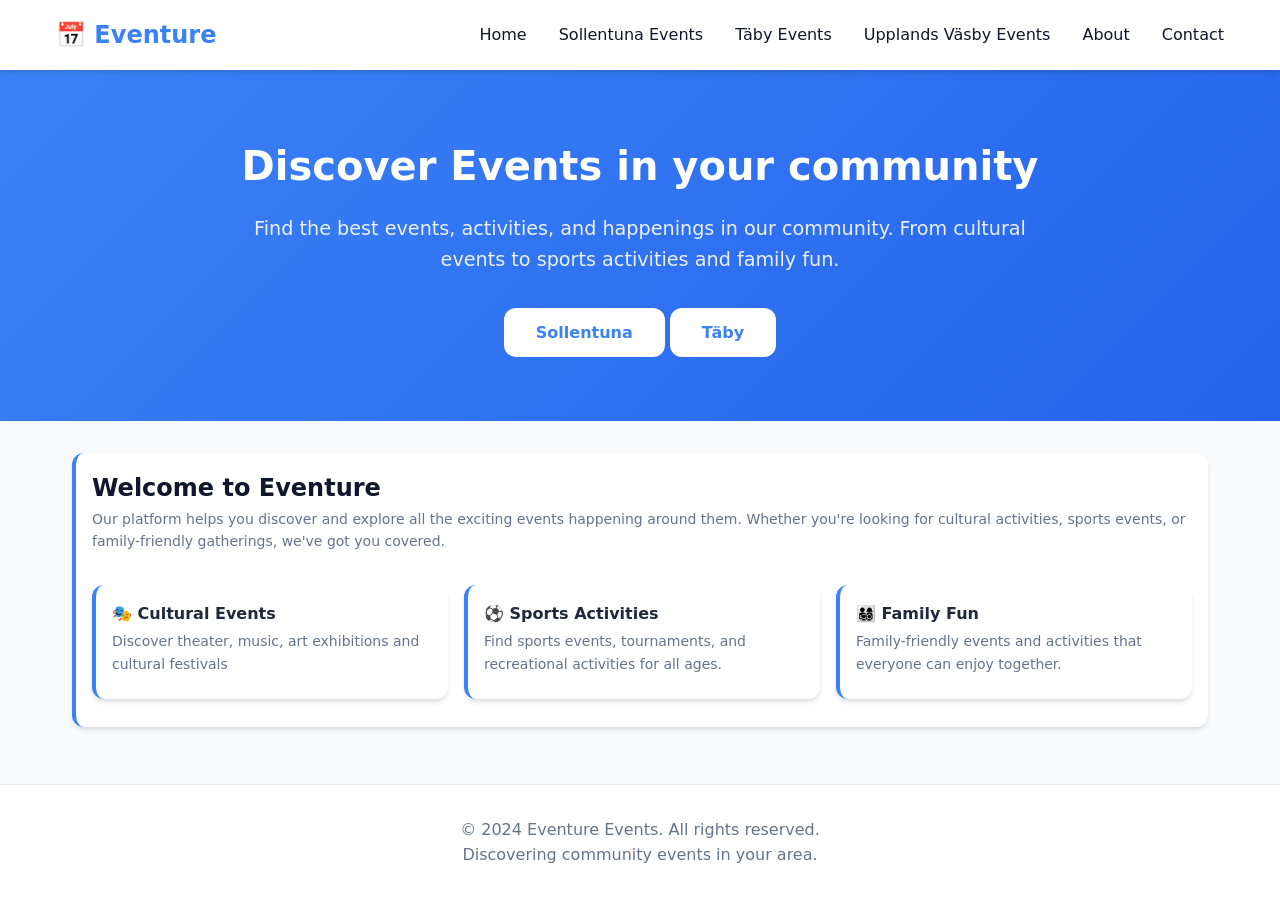
<file: public/index.html>
<!DOCTYPE html>
<html lang="en">
<head>
    <meta charset="UTF-8">
    <meta name="viewport" content="width=device-width, initial-scale=1.0">
    <title>Events Calendar - Sollentuna</title>
    <link rel="stylesheet" href="css/style.css">
</head>
<body>
    <!-- Common Header -->
    <header class="site-header">
        <div class="header-container">
            <a href="index.html" class="logo">📅 Eventure</a>
            <nav class="site-nav">
                <ul>
                    <li><a href="index.html">Home</a></li>
                    <li><a href="events.html">Sollentuna Events</a></li>
                    <li><a href="taby-events.html">Täby Events</a></li>
                    <li><a href="vasby-events.html">Upplands Väsby Events</a></li>
                    <li><a href="about.html">About</a></li>
                    <li><a href="contact.html">Contact</a></li>
                </ul>
            </nav>
        </div>
    </header>

    <!-- Hero Section -->
    <section class="hero">
        <div class="hero-content">
            <h1>Discover Events in your community</h1>
            <p>Find the best events, activities, and happenings in our community. From cultural events to sports activities and family fun.</p>
            <a href="events.html" class="cta-button">Sollentuna</a>
            <a href="taby-events.html" class="cta-button">Täby</a>
        </div>
    </section>

    <!-- Main Content -->
    <main class="main-content">
        <div class="container">
            <section class="card">
                <h2>Welcome to Eventure</h2>
                <p>Our platform helps you discover and explore all the exciting events happening around them. Whether you're looking for cultural activities, sports events, or family-friendly gatherings, we've got you covered.</p>
                
                <div style="display: grid; grid-template-columns: repeat(auto-fit, minmax(250px, 1fr)); gap: 1rem; margin-top: 2rem;">
                    <div class="card">
                        <h3>🎭 Cultural Events</h3>
                        <p>Discover theater, music, art exhibitions and cultural festivals</p>
                    </div>
                    <div class="card">
                        <h3>⚽ Sports Activities</h3>
                        <p>Find sports events, tournaments, and recreational activities for all ages.</p>
                    </div>
                    <div class="card">
                        <h3>👨‍👩‍👧‍👦 Family Fun</h3>
                        <p>Family-friendly events and activities that everyone can enjoy together.</p>
                    </div>
                </div>
            </section>
        </div>
    </main>

    <!-- Common Footer -->
    <footer class="site-footer">
        <div class="footer-content">
            <p>&copy; 2024 Eventure Events. All rights reserved.</p>
            <p>Discovering community events in your area.</p>
        </div>
    </footer>

    <script src="js/main.js"></script>
</body>
</html>

<!-- I havent been keeping good track but this shit has taken me about 40 fucking hours -->
</file>
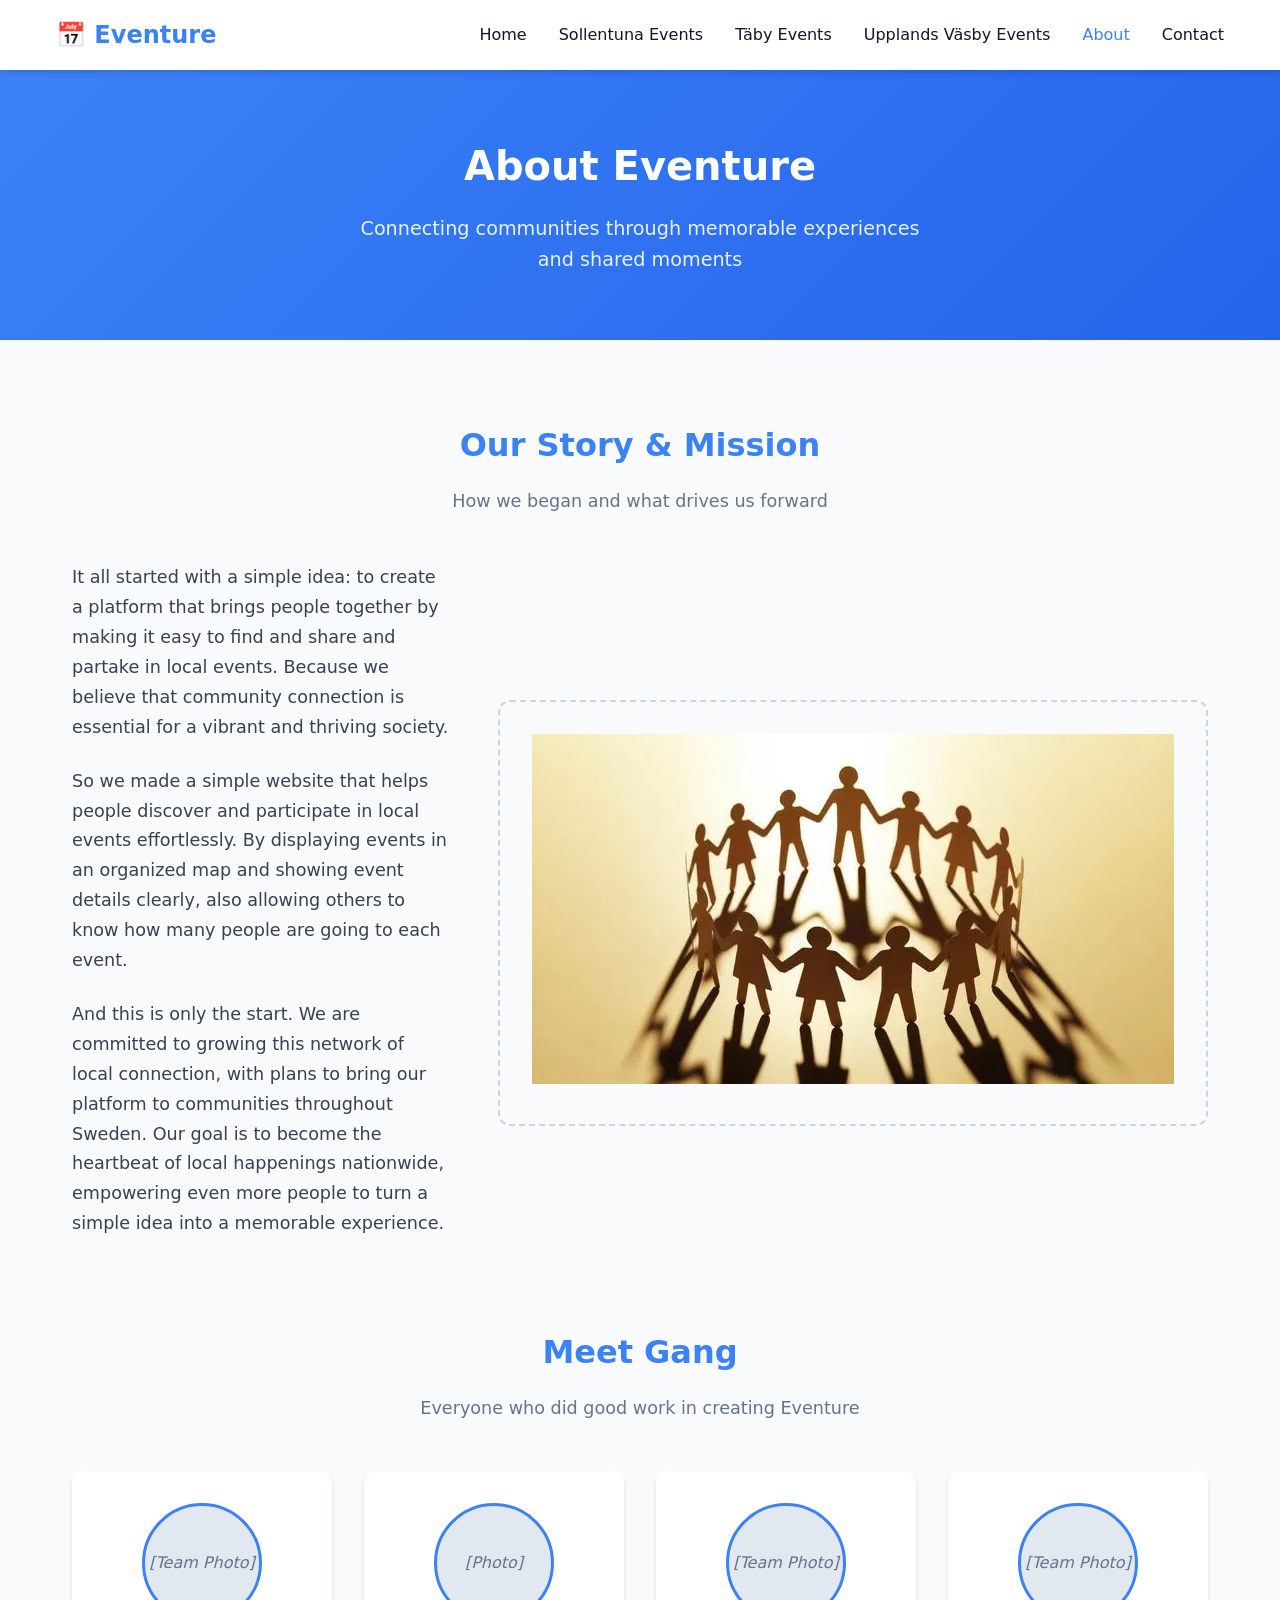
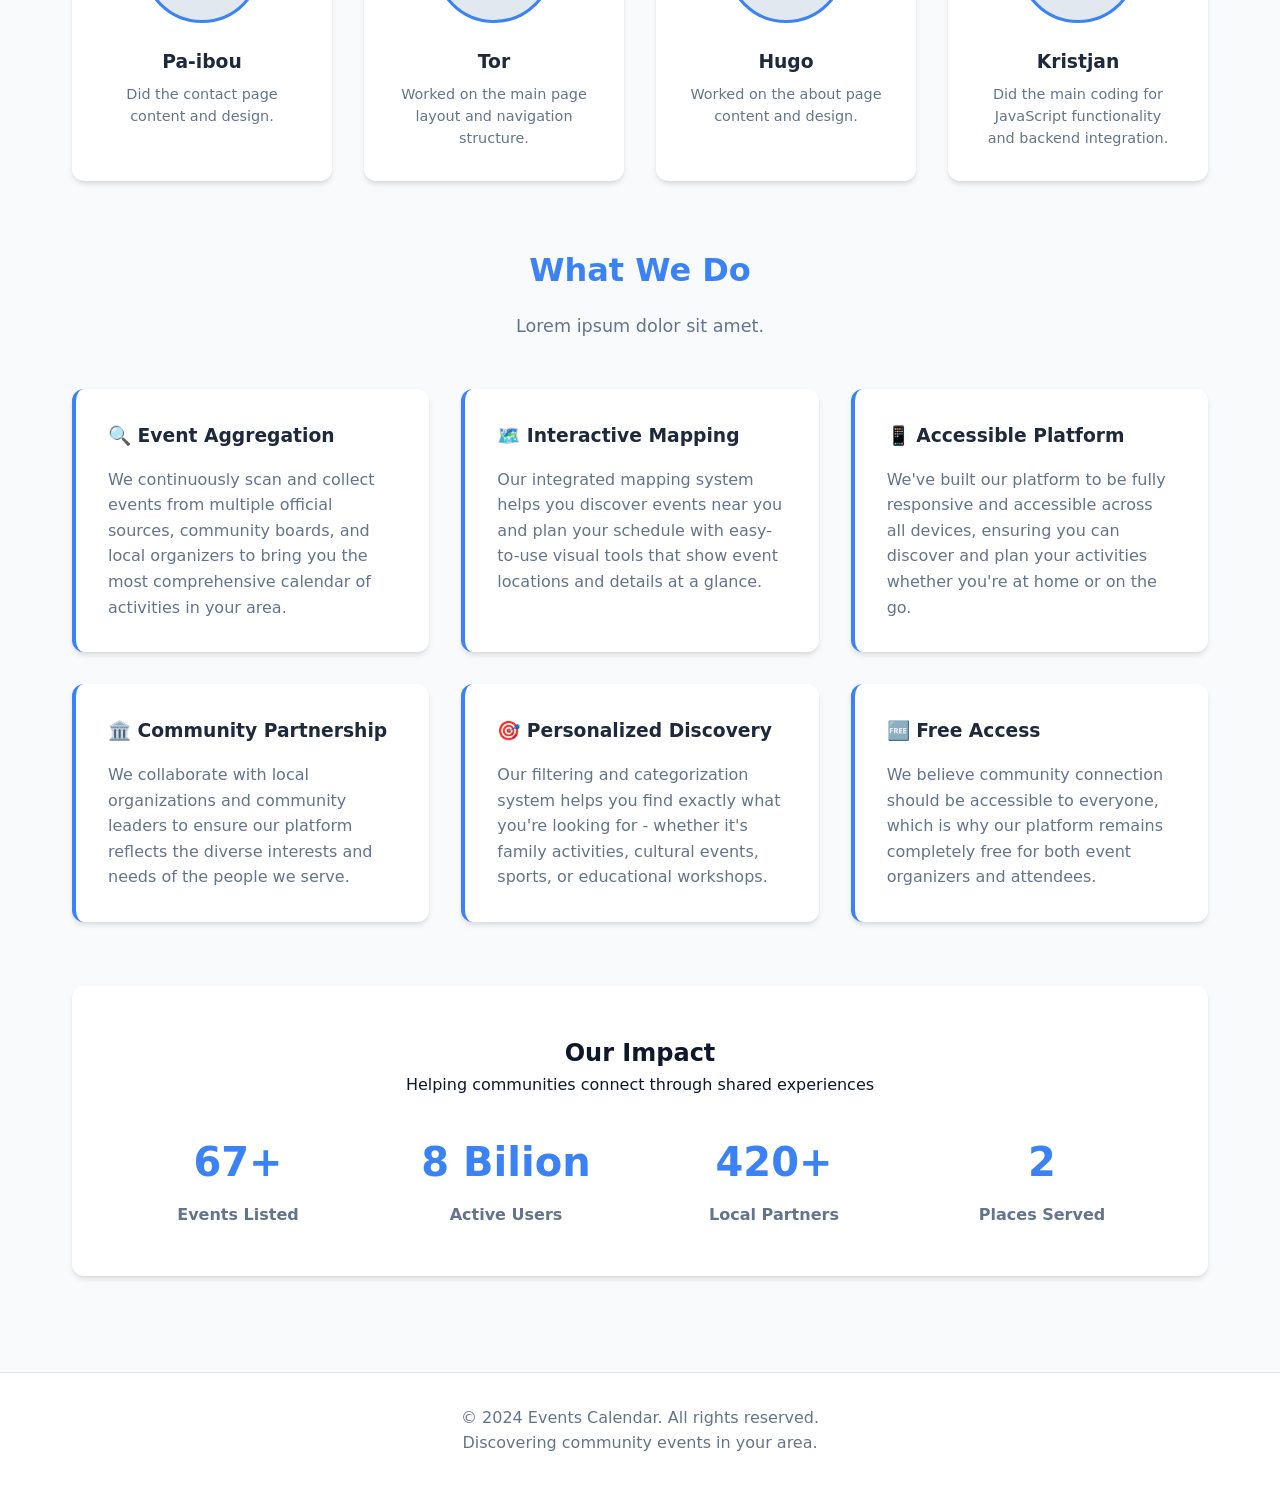
<file: public/about.html>
<!DOCTYPE html>
<html lang="en">
<head>
    <meta charset="UTF-8">
    <meta name="viewport" content="width=device-width, initial-scale=1.0">
    <title>About Us - Events Calendar</title>
    <link rel="stylesheet" href="css/style.css">
</head>
<body>
    <!-- Common Header -->
    <header class="site-header">
        <div class="header-container">
            <a href="index.html" class="logo">📅 Eventure</a>
            <nav class="site-nav">
                <ul>
                    <li><a href="index.html">Home</a></li>
                    <li><a href="events.html">Sollentuna Events</a></li>
                    <li><a href="taby-events.html">Täby Events</a></li>
                    <li><a href="vasby-events.html">Upplands Väsby Events</a></li>
                    <li><a href="about.html" class="active">About</a></li>
                    <li><a href="contact.html">Contact</a></li>
                </ul>
            </nav>
        </div>
    </header>

    <!-- Hero Section -->
    <section class="about-hero">
        <div class="hero-content">
            <h1>About Eventure</h1>
            <p>Connecting communities through memorable experiences and shared moments</p>
        </div>
    </section>

    <!-- Main Content -->
    <main class="main-content">
        <div class="about-container">
            <!-- Our Story & Mission Section -->
            <section class="section">
                <div class="section-header">
                    <h2>Our Story & Mission</h2>
                    <p>How we began and what drives us forward</p>
                </div>
                <div class="mission-content">
                    <div class="mission-text">
                        <p>It all started with a simple idea: to create a platform that brings people together by making it easy to find and share and partake in local events. Because we believe that community connection is essential for a vibrant and thriving society.</p>
                        
                        <p>So we made a simple website that helps people discover and participate in local events effortlessly. By displaying events in an organized map and showing event details clearly, also allowing others to know how many people are going to each event.</p>
                        
                        <p>And this is only the start. We are committed to growing this network of local connection, with plans to bring our platform to communities throughout Sweden. Our goal is to become the heartbeat of local happenings nationwide, empowering even more people to turn a simple idea into a memorable experience.</p>
                    </div>
                    <div class="mission-image">

                        <img src="images/Community.webp" alt="Community gathering image" />

                    </div>
                </div>
            </section>

            <!-- Our Team Section -->
            <section class="section">
                <div class="section-header">
                    <h2>Meet Gang</h2>
                    <p>Everyone who did good work in creating Eventure </p>
                </div>
                <div class="team-grid">
                    <div class="team-card">
                        <div class="team-image">
                            [Team Photo]
                        </div>
                        <h3>Pa-ibou</h3>

                        <p>Did the contact page content and design.</p>
                    </div>
                    <div class="team-card">
                        <div class="team-image">
                            [Photo]
                        </div>
                        <h3>Tor</h3>

                        <p>Worked on the main page layout and navigation structure.</p>
                    </div>
                    <div class="team-card">
                        <div class="team-image">
                            [Team Photo]
                        </div>
                        <h3>Hugo</h3>

                        <p>Worked on the about page content and design.</p>
                    </div>
                    <div class="team-card">
                        <div class="team-image">
                            [Team Photo]
                        </div>
                        <h3>Kristjan</h3>

                        <p>Did the main coding for JavaScript functionality and backend integration.</p>
                    </div>
                </div>
            </section>

            <!-- What We Do Section -->
            <section class="section">
                <div class="section-header">
                    <h2>What We Do</h2>
                    <p>Lorem ipsum dolor sit amet.</p>
                </div>
                <div class="values-grid">
                    <div class="value-card">
                        <h3>🔍 Event Aggregation</h3>
                        <p>We continuously scan and collect events from multiple official sources, community boards, and local organizers to bring you the most comprehensive calendar of activities in your area.</p>
                    </div>
                    <div class="value-card">
                        <h3>🗺️ Interactive Mapping</h3>
                        <p>Our integrated mapping system helps you discover events near you and plan your schedule with easy-to-use visual tools that show event locations and details at a glance.</p>

                    </div>
                    <div class="value-card">
                        <h3>📱 Accessible Platform</h3>
                        <p>We've built our platform to be fully responsive and accessible across all devices, ensuring you can discover and plan your activities whether you're at home or on the go.</p>

                    </div>
                    <div class="value-card">
                        <h3>🏛️ Community Partnership</h3>
                        <p>We collaborate with local organizations and community leaders to ensure our platform reflects the diverse interests and needs of the people we serve.</p>

                    </div>
                    <div class="value-card">
                        <h3>🎯 Personalized Discovery</h3>
                        <p>Our filtering and categorization system helps you find exactly what you're looking for - whether it's family activities, cultural events, sports, or educational workshops.</p>

                    </div>
                    <div class="value-card">
                        <h3>🆓 Free Access</h3>
                        <p>We believe community connection should be accessible to everyone, which is why our platform remains completely free for both event organizers and attendees.</p>

                    </div>
                </div>
            </section>

            <!-- Stats Section -->
            <section class="section">
                <div class="stats">
                    <h2>Our Impact</h2>
                    <p>Helping communities connect through shared experiences</p>
                    <div class="stats-grid">
                        <div class="stat-item">
                            <h3>67+</h3>
                            <p>Events Listed</p>
                        </div>
                        <div class="stat-item">
                            <h3>8 Bilion</h3>
                            <p>Active Users</p>
                        </div>
                        <div class="stat-item">
                            <h3>420+</h3>
                            <p>Local Partners</p>
                        </div>
                        <div class="stat-item">
                            <h3>2</h3>
                            <p>Places Served</p>
                        </div>
                    </div>
                </div>
            </section>
        </div>
    </main>

    <!-- Common Footer -->
    <footer class="site-footer">
        <div class="footer-content">
            <p>&copy; 2024 Events Calendar. All rights reserved.</p>
            <p>Discovering community events in your area.</p>
        </div>
    </footer>
</body>
</html>
</file>
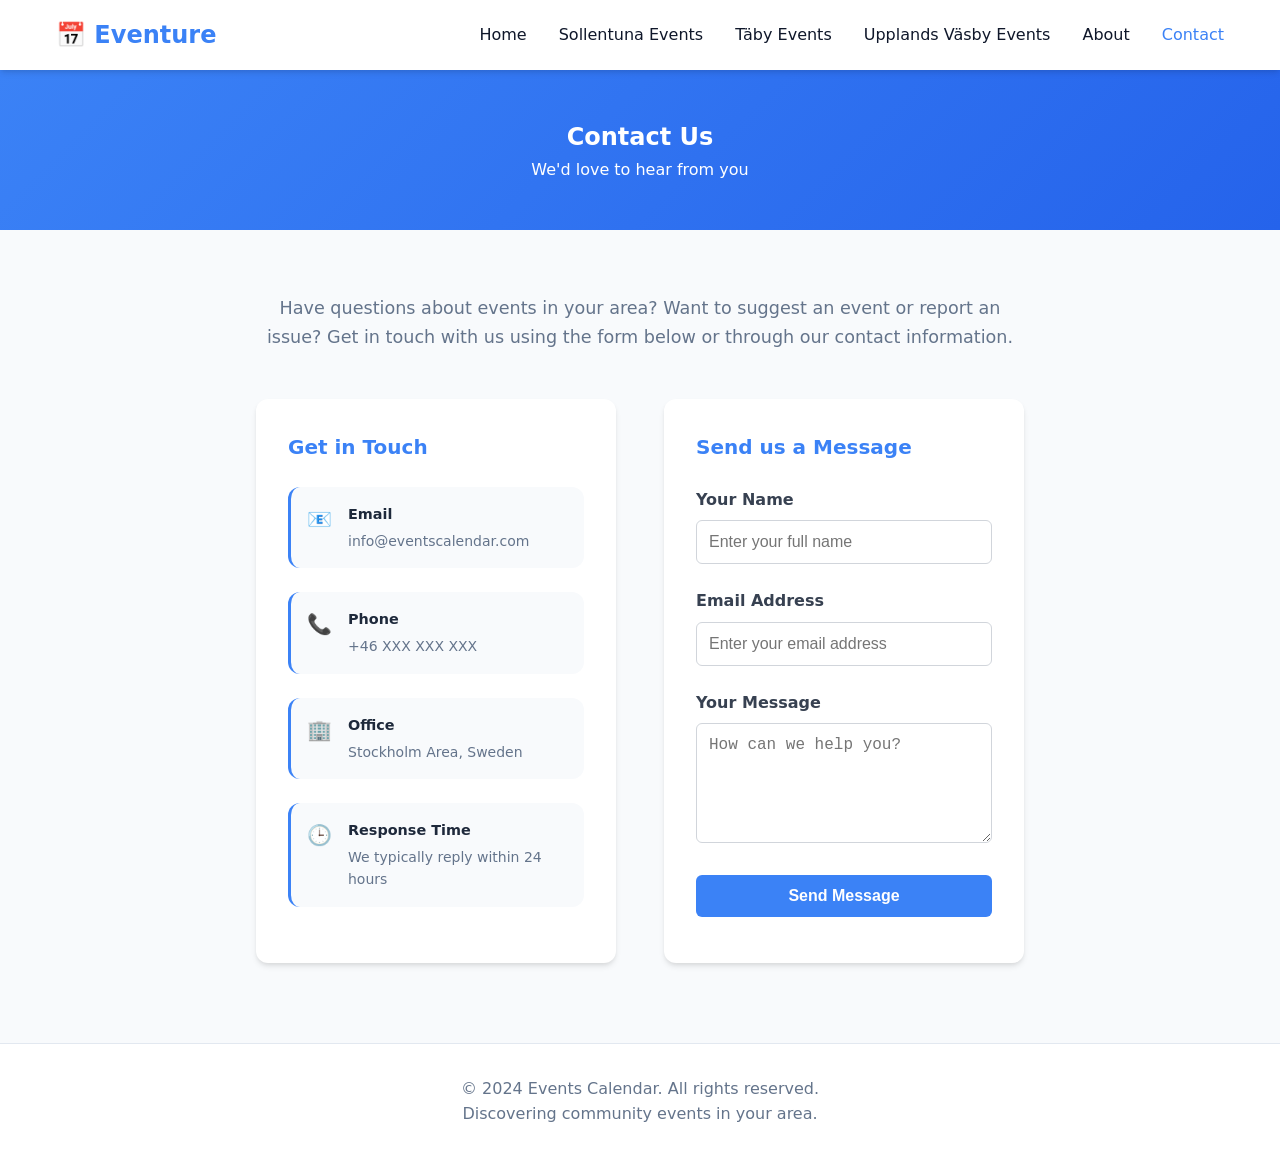
<file: public/contact.html>
<!DOCTYPE html>
<html lang="en">
<head>
    <meta charset="UTF-8">
    <meta name="viewport" content="width=device-width, initial-scale=1.0">
    <title>Contact Us - Events Calendar</title>
    <link rel="stylesheet" href="css/style.css">
</head>
<body>
    <!-- Common Header -->
    <header class="site-header">
        <div class="header-container">
            <a href="index.html" class="logo">📅 Eventure</a>
            <nav class="site-nav">
                <ul>
                    <li><a href="index.html">Home</a></li>
                    <li><a href="events.html">Sollentuna Events</a></li>
                    <li><a href="taby-events.html">Täby Events</a></li>
                    <li><a href="vasby-events.html">Upplands Väsby Events</a></li>
                    <li><a href="about.html">About</a></li>
                    <li><a href="contact.html" class="active">Contact</a></li>
                </ul>
            </nav>
        </div>
    </header>

    <!-- Hero Section -->
    <section class="contact-hero">
        <div class="hero-content">
            <h1>Contact Us</h1>
            <p>We'd love to hear from you</p>
        </div>
    </section>

    <!-- Main Content -->
    <main class="main-content">
        <div class="contact-container">
            <div class="contact-intro">
                <p>Have questions about events in your area? Want to suggest an event or report an issue? Get in touch with us using the form below or through our contact information.</p>
            </div>

            <div class="contact-content">
                <!-- Contact Information -->
                <div class="contact-info">
                    <h3>Get in Touch</h3>
                    <ul class="contact-details">
                        <li>
                            <span class="icon">📧</span>
                            <div class="text">
                                <h4>Email</h4>
                                <p>info@eventscalendar.com</p>
                            </div>
                        </li>
                        <li>
                            <span class="icon">📞</span>
                            <div class="text">
                                <h4>Phone</h4>
                                <p>+46 XXX XXX XXX</p>
                            </div>
                        </li>
                        <li>
                            <span class="icon">🏢</span>
                            <div class="text">
                                <h4>Office</h4>
                                <p>Stockholm Area, Sweden</p>
                            </div>
                        </li>
                        <li>
                            <span class="icon">🕒</span>
                            <div class="text">
                                <h4>Response Time</h4>
                                <p>We typically reply within 24 hours</p>
                            </div>
                        </li>
                    </ul>
                </div>

                <!-- Contact Form -->
                <div class="contact-form">
                    <h3>Send us a Message</h3>
                    <form id="contactForm">
                        <div class="form-group">
                            <label for="name">Your Name</label>
                            <input type="text" id="name" name="name" placeholder="Enter your full name" required>
                        </div>
                        <div class="form-group">
                            <label for="email">Email Address</label>
                            <input type="email" id="email" name="email" placeholder="Enter your email address" required>
                        </div>
                        <div class="form-group">
                            <label for="message">Your Message</label>
                            <textarea id="message" name="message" placeholder="How can we help you?" required></textarea>
                        </div>
                        <button type="submit" class="submit-btn">Send Message</button>
                        <div class="success-message" id="successMessage">
                            ✅ Thank you! Your message has been sent. We'll get back to you soon.
                        </div>
                    </form>
                </div>
            </div>
        </div>
    </main>

    <!-- Common Footer -->
    <footer class="site-footer">
        <div class="footer-content">
            <p>&copy; 2024 Events Calendar. All rights reserved.</p>
            <p>Discovering community events in your area.</p>
        </div>
    </footer>

    <script src="js/main.js"></script>
</body>
</html>
</file>
<file: public/css/style.css>
/*--------------------------------------------------BASE CSS STUFFS-------------------------- */
:root {
  --bg: #f8fafc;
  --card: #ffffff;
  --muted: #64748b;
  --accent: #3b82f6;
  --accent-hover: #2563eb;
  --success: #10b981;
  --warning: #f59e0b;
  --danger: #ef4444;
  --shadow: 0 4px 6px -1px rgba(0, 0, 0, 0.1), 0 2px 4px -1px rgba(0, 0, 0, 0.06);
  --shadow-lg: 0 10px 15px -3px rgba(0, 0, 0, 0.1), 0 4px 6px -2px rgba(0, 0, 0, 0.05);
  --radius: 12px;
  --gap: 1rem;
  font-family: 'Inter', system-ui, -apple-system, sans-serif;
}

.dark {
  --bg: #0f172a;
  --card: #1e293b;
  --muted: #94a3b8;
  --accent: #60a5fa;
  --accent-hover: #3b82f6;
  --text: #f1f5f9;
}

* {
  margin: 0;
  padding: 0;
  box-sizing: border-box;
}

body {
  background: var(--bg);
  color: var(--text, #0f172a);
  min-height: 100vh;
  display: flex;
  flex-direction: column;
  line-height: 1.6;
}

/* Header Styles */
.site-header {
  background: var(--card);
  padding: 1rem 0;
  box-shadow: var(--shadow);
  position: sticky;
  top: 0;
  z-index: 1000;
}

.header-container {
  max-width: 1200px;
  margin: 0 auto;
  padding: 0 1rem;
  display: flex;
  justify-content: space-between;
  align-items: center;
}

.logo {
  font-size: 1.5rem;
  font-weight: 700;
  color: var(--accent);
  text-decoration: none;
}

.site-nav ul {
  display: flex;
  list-style: none;
  gap: 2rem;
}

.site-nav a {
  text-decoration: none;
  color: var(--text, #0f172a);
  font-weight: 500;
  transition: color 0.2s;
}

.site-nav a:hover,
.site-nav a.active {
  color: var(--accent);
}

/* Hero Section */
.hero {
  background: linear-gradient(135deg, var(--accent), var(--accent-hover)), dimgray;
  background-color: solid dimgray;
  color: white;
  padding: 4rem 1rem;
  text-align: center;
}

.hero-content {
  max-width: 800px;
  margin: 0 auto;
}

.hero h1 {
  font-size: 2.5rem;
  margin-bottom: 1rem;
}

.hero p {
  font-size: 1.2rem;
  margin-bottom: 2rem;
  opacity: 0.9;
}

.cta-button {
  display: inline-block;
  background: white;
  color: var(--accent);
  padding: 0.75rem 2rem;
  border-radius: var(--radius);
  text-decoration: none;
  font-weight: 600;
  transition: transform 0.2s;
}

.cta-button:hover {
  transform: translateY(-2px);
}

/* Main Content */
.main-content {
  flex: 1;
  max-width: 1200px;
  margin: 0 auto;
  padding: 2rem 1rem;
  width: 100%;
}

/* Footer */
.site-footer {
  background: var(--card);
  padding: 2rem 1rem;
  margin-top: auto;
  border-top: 1px solid #e2e8f0;
}

.footer-content {
  max-width: 1200px;
  margin: 0 auto;
  text-align: center;
  color: var(--muted);
}

/* Utility Classes */
.container {
  max-width: 1200px;
  margin: 0 auto;
  padding: 0 1rem;
}

.card {
  background: var(--card);
  border-radius: var(--radius);
  padding: 1.5rem;
  box-shadow: var(--shadow);
  margin-bottom: 1rem;
}

.btn {
  display: inline-block;
  padding: 0.75rem 1.5rem;
  background: var(--accent);
  color: white;
  border: none;
  border-radius: var(--radius);
  text-decoration: none;
  font-weight: 600;
  cursor: pointer;
  transition: background 0.2s;
}

.btn:hover {
  background: var(--accent-hover);
}

.going-counter {
    margin-top: 0.5rem;
    padding: 0.5rem 0.75rem;
    background: #f0f9ff;
    border: 1px solid #bae6fd;
    border-radius: 6px;
    cursor: pointer;
    display: inline-block;
    transition: all 0.2s;
    font-size: 0.875rem;
}

.going-counter:hover {
    background: #e0f2fe;
    transform: translateY(-1px);
}

.going-count {
    font-weight: bold;
    color: #0369a1;
    font-size: 1rem;
}

/* Responsive Design */
@media (max-width: 768px) {
  .header-container {
    flex-direction: column;
    gap: 1rem;
  }

  .site-nav ul {
    gap: 1rem;
  }

  .hero h1 {
    font-size: 2rem;
  }

  .hero p {
    font-size: 1rem;
  }
}

/*--------------------------------------------------BASE CSS STUFFS END-------------------------- */







/*---------------------------------TÄBY EVENTS--------------------------------*/

        .events-header {
            background: var(--card);
            padding: 1.5rem;
            margin-bottom: 2rem;
            border-radius: var(--radius);
            box-shadow: var(--shadow);
        }

        .filters {
            display: flex;
            gap: 1rem;
            flex-wrap: wrap;
            margin-top: 1rem;
        }

        .filter-group {
            display: flex;
            align-items: center;
            gap: 0.5rem;
        }

        select, input, button {
            padding: 0.5rem 1rem;
            border: 1px solid #e2e8f0;
            border-radius: 6px;
            background: white;
            font-size: 0.9rem;
        }

        .btn {
            background: var(--accent);
            color: white;
            border: none;
            cursor: pointer;
        }

        .btn:hover {
            background: var(--accent-hover);
        }

        .events-layout {
            display: flex;
            gap: 2rem;
            height: 70vh;
        }

        @media (max-width: 768px) {
            .events-layout {
                flex-direction: column;
                height: auto;
            }
        }

        .events-sidebar {
            width: 400px;
            background: var(--card);
            border-radius: var(--radius);
            padding: 1rem;
            overflow-y: auto;
            border: 1px solid #e2e8f0;
        }

        @media (max-width: 768px) {
            .events-sidebar {
                width: 100%;
                max-height: 50vh;
            }
        }

        .map-container {
            flex: 1;
            border-radius: var(--radius);
            overflow: hidden;
            border: 1px solid #e2e8f0;
        }

        #map {
            height: 100%;
            width: 100%;
            min-height: 400px;
        }

        /* Collapsible styles */
        .collapsible {
            background: var(--card);
            border: 1px solid #e2e8f0;
            border-radius: var(--radius);
            padding: 1rem;
            width: 100%;
            text-align: left;
            cursor: pointer;
            margin-bottom: 0.5rem;
            font-weight: 600;
            display: flex;
            justify-content: space-between;
            align-items: center;
            transition: all 0.2s;
        }

        .collapsible:hover {
            background: #f8fafc;
            border-color: var(--accent);
        }

        .collapsible::after {
            content: '▶';
            transition: transform 0.2s;
        }

        .collapsible.active::after {
            transform: rotate(90deg);
        }

        .content {
            display: none;
            padding: 0.5rem 0;
        }

        .card {
            background: white;
            border-radius: var(--radius);
            padding: 1rem;
            margin-bottom: 0.75rem;
            box-shadow: var(--shadow);
            border-left: 4px solid var(--accent);
            transition: transform 0.2s;
            cursor: pointer;
        }

        .card:hover {
            transform: translateY(-2px);
            box-shadow: var(--shadow-lg);
        }

        .card h3 {
            font-size: 1rem;
            margin-bottom: 0.25rem;
            color: #1e293b;
        }

        .card p {
            font-size: 0.875rem;
            color: var(--muted);
            margin-bottom: 0.5rem;
        }

        .tag {
            display: inline-block;
            padding: 0.25rem 0.5rem;
            background: #e0f2fe;
            color: #0369a1;
            border-radius: 4px;
            font-size: 0.75rem;
            font-weight: 600;
        }

        .no-events {
            text-align: center;
            padding: 2rem;
            color: var(--muted);
        }

        .loading {
            text-align: center;
            padding: 2rem;
            color: var(--muted);
        }
        
        .taby-badge {
            display: inline-block;
            background: #10b981;
            color: white;
            padding: 0.25rem 0.5rem;
            border-radius: 4px;
            font-size: 0.75rem;
            font-weight: 600;
            margin-left: 0.5rem;
        }
/*---------------------------------TÄBY EVENTS END--------------------------------*/









/*----------------------------------------SOLLENTUNA EVENTS--------------------------------*/


        .events-header {
            background: var(--card);
            padding: 1.5rem;
            margin-bottom: 2rem;
            border-radius: var(--radius);
            box-shadow: var(--shadow);
        }

        .filters {
            display: flex;
            gap: 1rem;
            flex-wrap: wrap;
            margin-top: 1rem;
        }

        .filter-group {
            display: flex;
            align-items: center;
            gap: 0.5rem;
        }

        select, input, button {
            padding: 0.5rem 1rem;
            border: 1px solid #e2e8f0;
            border-radius: 6px;
            background: white;
            font-size: 0.9rem;
        }

        .btn {
            background: var(--accent);
            color: white;
            border: none;
            cursor: pointer;
        }

        .btn:hover {
            background: var(--accent-hover);
        }

        .events-layout {
            display: flex;
            gap: 2rem;
            height: 70vh;
        }

        @media (max-width: 768px) {
            .events-layout {
                flex-direction: column;
                height: auto;
            }
        }

        .events-sidebar {
            width: 400px;
            background: var(--card);
            border-radius: var(--radius);
            padding: 1rem;
            overflow-y: auto;
            border: 1px solid #e2e8f0;
        }

        @media (max-width: 768px) {
            .events-sidebar {
                width: 100%;
                max-height: 50vh;
            }
        }

        .map-container {
            flex: 1;
            border-radius: var(--radius);
            overflow: hidden;
            border: 1px solid #e2e8f0;
        }

        #map {
            height: 100%;
            width: 100%;
            min-height: 400px;
        }

        /* Collapsible styles */
        .collapsible {
            background: var(--card);
            border: 1px solid #e2e8f0;
            border-radius: var(--radius);
            padding: 1rem;
            width: 100%;
            text-align: left;
            cursor: pointer;
            margin-bottom: 0.5rem;
            font-weight: 600;
            display: flex;
            justify-content: space-between;
            align-items: center;
            transition: all 0.2s;
        }

        .collapsible:hover {
            background: #f8fafc;
            border-color: var(--accent);
        }

        .collapsible::after {
            content: '▶';
            transition: transform 0.2s;
        }

        .collapsible.active::after {
            transform: rotate(90deg);
        }

        .content {
            display: none;
            padding: 0.5rem 0;
        }

        .card {
            background: white;
            border-radius: var(--radius);
            padding: 1rem;
            margin-bottom: 0.75rem;
            box-shadow: var(--shadow);
            border-left: 4px solid var(--accent);
            transition: transform 0.2s;
            cursor: pointer;
        }

        .card:hover {
            transform: translateY(-2px);
            box-shadow: var(--shadow-lg);
        }

        .card h3 {
            font-size: 1rem;
            margin-bottom: 0.25rem;
            color: #1e293b;
        }

        .card p {
            font-size: 0.875rem;
            color: var(--muted);
            margin-bottom: 0.5rem;
        }

        .tag {
            display: inline-block;
            padding: 0.25rem 0.5rem;
            background: #e0f2fe;
            color: #0369a1;
            border-radius: 4px;
            font-size: 0.75rem;
            font-weight: 600;
        }

        .no-events {
            text-align: center;
            padding: 2rem;
            color: var(--muted);
        }

        .loading {
            text-align: center;
            padding: 2rem;
            color: var(--muted);
        }

/*----------------------------------------SOLLENTUNA EVENTS END--------------------------------*/












/*----------------------------------------CONTACT-------------------------------*/

        .contact-hero {
            background: linear-gradient(135deg, var(--accent), var(--accent-hover));
            color: white;
            padding: 3rem 1rem;
            text-align: center;
            margin-bottom: 2rem;
        }

        .contact-container {
            max-width: 800px;
            margin: 0 auto;
            padding: 0 1rem;
        }

        .contact-intro {
            text-align: center;
            margin-bottom: 3rem;
            color: var(--muted);
            font-size: 1.1rem;
            line-height: 1.6;
        }

        .contact-content {
            display: grid;
            grid-template-columns: 1fr 1fr;
            gap: 3rem;
            margin-bottom: 3rem;
        }

        @media (max-width: 768px) {
            .contact-content {
                grid-template-columns: 1fr;
                gap: 2rem;
            }
        }

        .contact-info {
            background: var(--card);
            padding: 2rem;
            border-radius: var(--radius);
            box-shadow: var(--shadow);
        }

        .contact-info h3 {
            color: var(--accent);
            margin-bottom: 1.5rem;
            font-size: 1.25rem;
        }

        .contact-details {
            list-style: none;
        }

        .contact-details li {
            display: flex;
            align-items: flex-start;
            margin-bottom: 1.5rem;
            padding: 1rem;
            background: #f8fafc;
            border-radius: var(--radius);
            border-left: 3px solid var(--accent);
        }

        .contact-details .icon {
            font-size: 1.25rem;
            margin-right: 1rem;
            color: var(--accent);
        }

        .contact-details .text h4 {
            margin: 0 0 0.25rem 0;
            color: #1e293b;
            font-size: 0.9rem;
        }

        .contact-details .text p {
            margin: 0;
            color: var(--muted);
            font-size: 0.875rem;
        }

        .contact-form {
            background: var(--card);
            padding: 2rem;
            border-radius: var(--radius);
            box-shadow: var(--shadow);
        }

        .contact-form h3 {
            color: var(--accent);
            margin-bottom: 1.5rem;
            font-size: 1.25rem;
        }

        .form-group {
            margin-bottom: 1.5rem;
        }

        .form-group label {
            display: block;
            margin-bottom: 0.5rem;
            font-weight: 600;
            color: #374151;
        }

        .form-group input,
        .form-group textarea {
            width: 100%;
            padding: 0.75rem;
            border: 1px solid #d1d5db;
            border-radius: 6px;
            font-size: 1rem;
            transition: border-color 0.2s, box-shadow 0.2s;
        }

        .form-group input:focus,
        .form-group textarea:focus {
            outline: none;
            border-color: var(--accent);
            box-shadow: 0 0 0 3px rgba(59, 130, 246, 0.1);
        }

        .form-group textarea {
            resize: vertical;
            min-height: 120px;
        }

        .submit-btn {
            background: var(--accent);
            color: white;
            border: none;
            padding: 0.75rem 2rem;
            border-radius: 6px;
            font-size: 1rem;
            font-weight: 600;
            cursor: pointer;
            transition: background 0.2s;
            width: 100%;
        }

        .submit-btn:hover {
            background: var(--accent-hover);
        }

        .success-message {
            display: none;
            background: #10b981;
            color: white;
            padding: 1rem;
            border-radius: 6px;
            text-align: center;
            margin-top: 1rem;
        }

        .success-message.show {
            display: block;
        }

/*----------------------------------------CONTACT END-------------------------------*/












/*-----------------------------------------ABOUT---------------------------*/

        .about-hero {
            background: linear-gradient(135deg, var(--accent), var(--accent-hover));
            color: white;
            padding: 4rem 1rem;
            text-align: center;
            margin-bottom: 3rem;
        }

        .about-hero h1 {
            font-size: 2.5rem;
            margin-bottom: 1rem;
        }

        .about-hero p {
            font-size: 1.2rem;
            opacity: 0.9;
            max-width: 600px;
            margin: 0 auto;
        }

        .about-container {
            max-width: 1200px;
            margin: 0 auto;
            padding: 0 1rem;
        }

        .section {
            margin-bottom: 4rem;
        }

        .section-header {
            text-align: center;
            margin-bottom: 3rem;
        }

        .section-header h2 {
            color: var(--accent);
            font-size: 2rem;
            margin-bottom: 1rem;
        }

        .section-header p {
            color: var(--muted);
            font-size: 1.1rem;
            max-width: 700px;
            margin: 0 auto;
        }

        .mission-content {
            display: grid;
            grid-template-columns: 1fr 1fr;
            gap: 3rem;
            align-items: center;
        }

        @media (max-width: 768px) {
            .mission-content {
                grid-template-columns: 1fr;
            }
        }

        .mission-text {
            font-size: 1.1rem;
            line-height: 1.7;
            color: #374151;
        }

        .mission-text p {
            margin-bottom: 1.5rem;
        }

        .mission-image {
            background: #f8fafc;
            border-radius: var(--radius);
            padding: 2rem;
            text-align: center;
            border: 2px dashed #cbd5e1;
        }



        .team-grid {
            display: grid;
            grid-template-columns: repeat(auto-fit, minmax(250px, 1fr));
            gap: 2rem;
        }

        .team-card {
            background: var(--card);
            border-radius: var(--radius);
            padding: 2rem;
            text-align: center;
            box-shadow: var(--shadow);
            transition: transform 0.2s;
        }

        .team-card:hover {
            transform: translateY(-5px);
        }

        .team-image {
            width: 120px;
            height: 120px;
            background: #e2e8f0;
            border-radius: 50%;
            margin: 0 auto 1.5rem;
            display: flex;
            align-items: center;
            justify-content: center;
            color: var(--muted);
            font-style: italic;
            border: 3px solid var(--accent);
        }

        .team-card h3 {
            color: #1e293b;
            margin-bottom: 0.5rem;
        }

        .team-card .role {
            color: var(--accent);
            font-weight: 600;
            margin-bottom: 1rem;
        }

        .team-card p {
            color: var(--muted);
            font-size: 0.9rem;
            line-height: 1.5;
        }

        .values-grid {
            display: grid;
            grid-template-columns: repeat(auto-fit, minmax(300px, 1fr));
            gap: 2rem;
        }

        .value-card {
            background: var(--card);
            padding: 2rem;
            border-radius: var(--radius);
            box-shadow: var(--shadow);
            border-left: 4px solid var(--accent);
        }

        .value-card h3 {
            color: #1e293b;
            margin-bottom: 1rem;
            display: flex;
            align-items: center;
            gap: 0.5rem;
        }

        .value-card p {
            color: var(--muted);
            line-height: 1.6;
        }

        .stats {
            background: var(--card);
            padding: 3rem;
            border-radius: var(--radius);
            text-align: center;
            box-shadow: var(--shadow);
        }

        .stats-grid {
            display: grid;
            grid-template-columns: repeat(auto-fit, minmax(200px, 1fr));
            gap: 2rem;
            margin-top: 2rem;
        }

        .stat-item h3 {
            font-size: 2.5rem;
            color: var(--accent);
            margin-bottom: 0.5rem;
        }

        .stat-item p {
            color: var(--muted);
            font-weight: 600;
        }

/*-----------------------------------------ABOUT OVER---------------------------*/


/*---------------------------------UPPLANDS VÄSBY EVENTS--------------------------------*/

.vasby-badge {
    display: inline-block;
    background: #8b5cf6;
    color: white;
    padding: 0.25rem 0.5rem;
    border-radius: 4px;
    font-size: 0.75rem;
    font-weight: 600;
    margin-left: 0.5rem;
}
</file>
